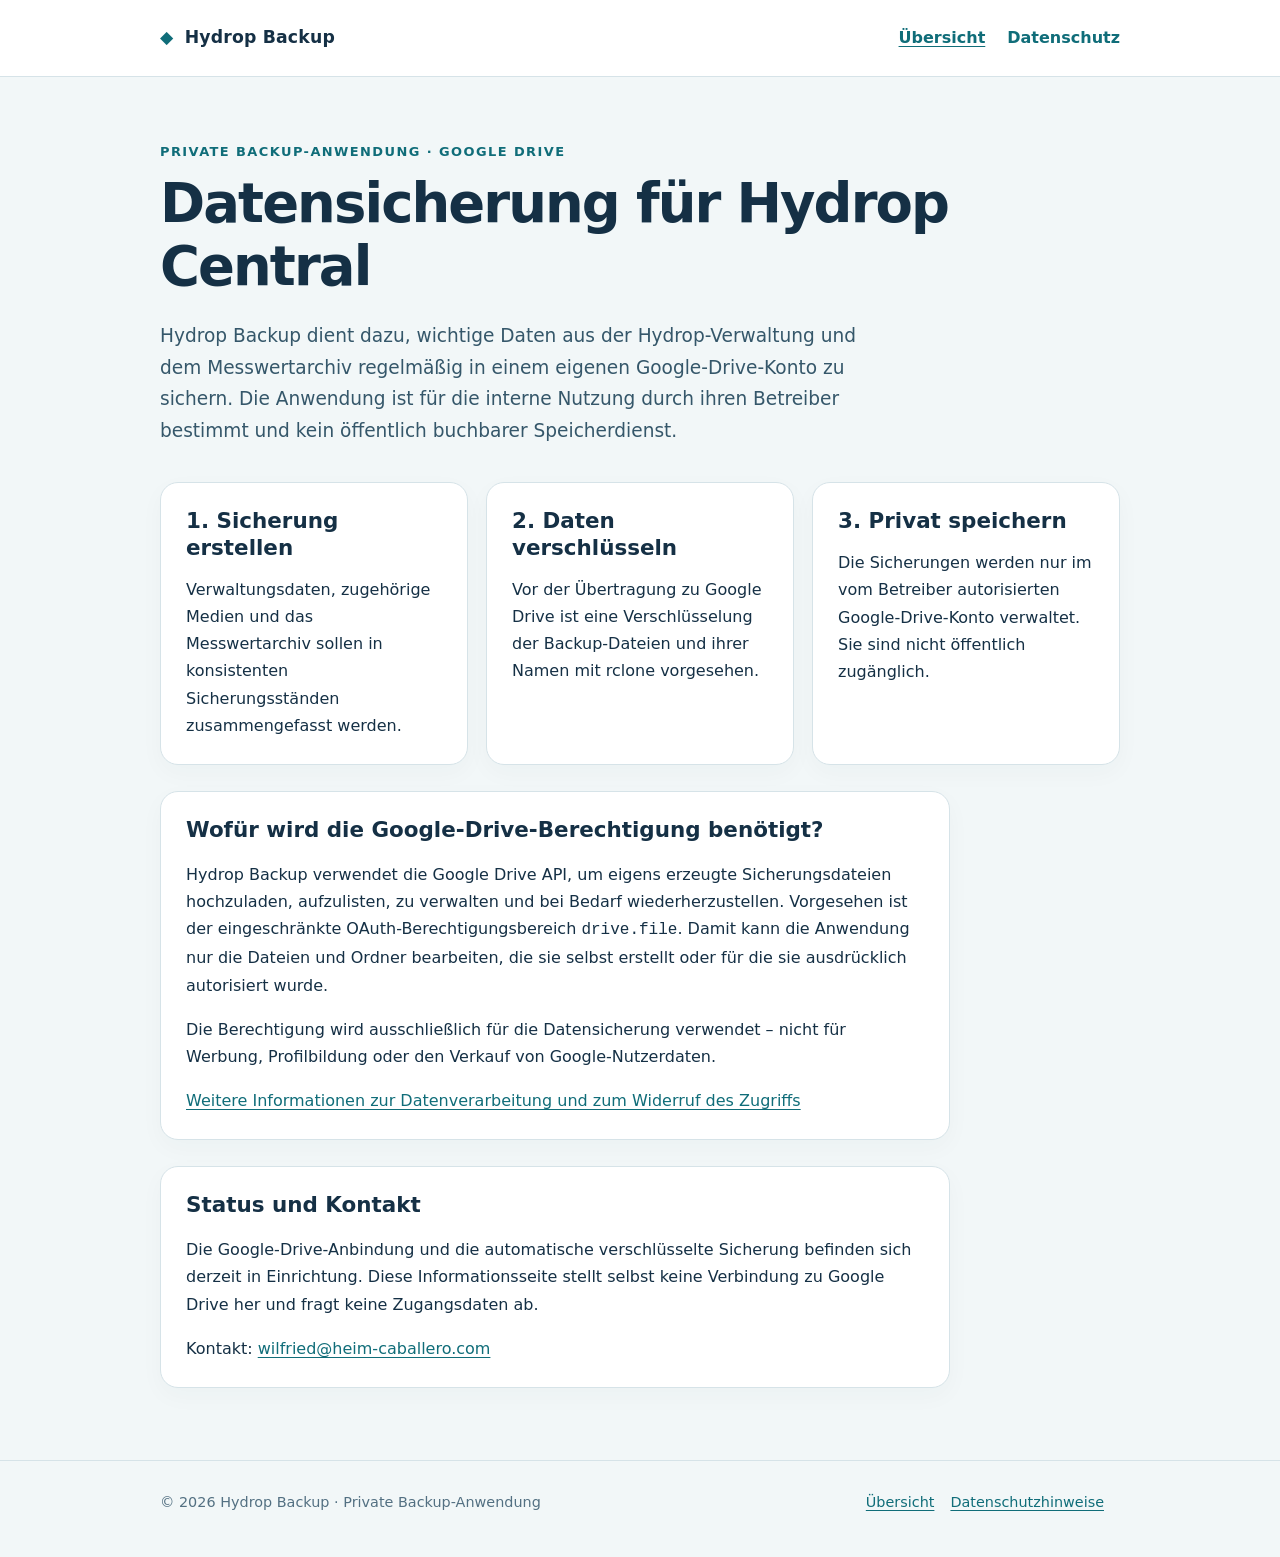
<file: index.html>
<!doctype html>
<html lang="de">
<head>
<meta charset="utf-8">
<meta name="viewport" content="width=device-width,initial-scale=1">
<meta name="description" content="Hydrop Backup ist eine private Anwendung zur Sicherung von Hydrop-Verwaltungsdaten in Google Drive.">
<meta name="robots" content="index,follow">
<title>Hydrop Backup – Sicherung von Hydrop-Daten</title>
<link rel="canonical" href="https://backup.heim-caballero.com/">
<link rel="stylesheet" href="/style.css">
</head>
<body>
<header><div class="wrap nav"><a class="brand" href="/"><span class="drop" aria-hidden="true">◆</span>Hydrop Backup</a><nav aria-label="Hauptnavigation"><a href="/" aria-current="page">Übersicht</a><a href="/datenschutz.html">Datenschutz</a></nav></div></header>
<main class="wrap">
  <section class="hero">
    <p class="eyebrow">Private Backup-Anwendung · Google Drive</p>
    <h1>Datensicherung für Hydrop Central</h1>
    <p class="lead">Hydrop Backup dient dazu, wichtige Daten aus der Hydrop-Verwaltung und dem Messwertarchiv regelmäßig in einem eigenen Google-Drive-Konto zu sichern. Die Anwendung ist für die interne Nutzung durch ihren Betreiber bestimmt und kein öffentlich buchbarer Speicherdienst.</p>
  </section>
  <div class="grid" aria-label="Funktionsweise">
    <section class="card"><h2>1. Sicherung erstellen</h2><p>Verwaltungsdaten, zugehörige Medien und das Messwertarchiv sollen in konsistenten Sicherungsständen zusammengefasst werden.</p></section>
    <section class="card"><h2>2. Daten verschlüsseln</h2><p>Vor der Übertragung zu Google Drive ist eine Verschlüsselung der Backup-Dateien und ihrer Namen mit rclone vorgesehen.</p></section>
    <section class="card"><h2>3. Privat speichern</h2><p>Die Sicherungen werden nur im vom Betreiber autorisierten Google-Drive-Konto verwaltet. Sie sind nicht öffentlich zugänglich.</p></section>
  </div>
  <section class="card section wide">
    <h2>Wofür wird die Google-Drive-Berechtigung benötigt?</h2>
    <p>Hydrop Backup verwendet die Google Drive API, um eigens erzeugte Sicherungsdateien hochzuladen, aufzulisten, zu verwalten und bei Bedarf wiederherzustellen. Vorgesehen ist der eingeschränkte OAuth-Berechtigungsbereich <code>drive.file</code>. Damit kann die Anwendung nur die Dateien und Ordner bearbeiten, die sie selbst erstellt oder für die sie ausdrücklich autorisiert wurde.</p>
    <p>Die Berechtigung wird ausschließlich für die Datensicherung verwendet – nicht für Werbung, Profilbildung oder den Verkauf von Google-Nutzerdaten.</p>
    <p><a href="/datenschutz.html">Weitere Informationen zur Datenverarbeitung und zum Widerruf des Zugriffs</a></p>
  </section>
  <section class="card section wide">
    <h2>Status und Kontakt</h2>
    <p>Die Google-Drive-Anbindung und die automatische verschlüsselte Sicherung befinden sich derzeit in Einrichtung. Diese Informationsseite stellt selbst keine Verbindung zu Google Drive her und fragt keine Zugangsdaten ab.</p>
    <p>Kontakt: <a href="mailto:wilfried@heim-caballero.com">wilfried@heim-caballero.com</a></p>
  </section>
</main>
<footer><div class="wrap"><span>© 2026 Hydrop Backup · Private Backup-Anwendung</span><span><a href="/">Übersicht</a><a href="/datenschutz.html">Datenschutzhinweise</a></span></div></footer>
</body></html>
</file>
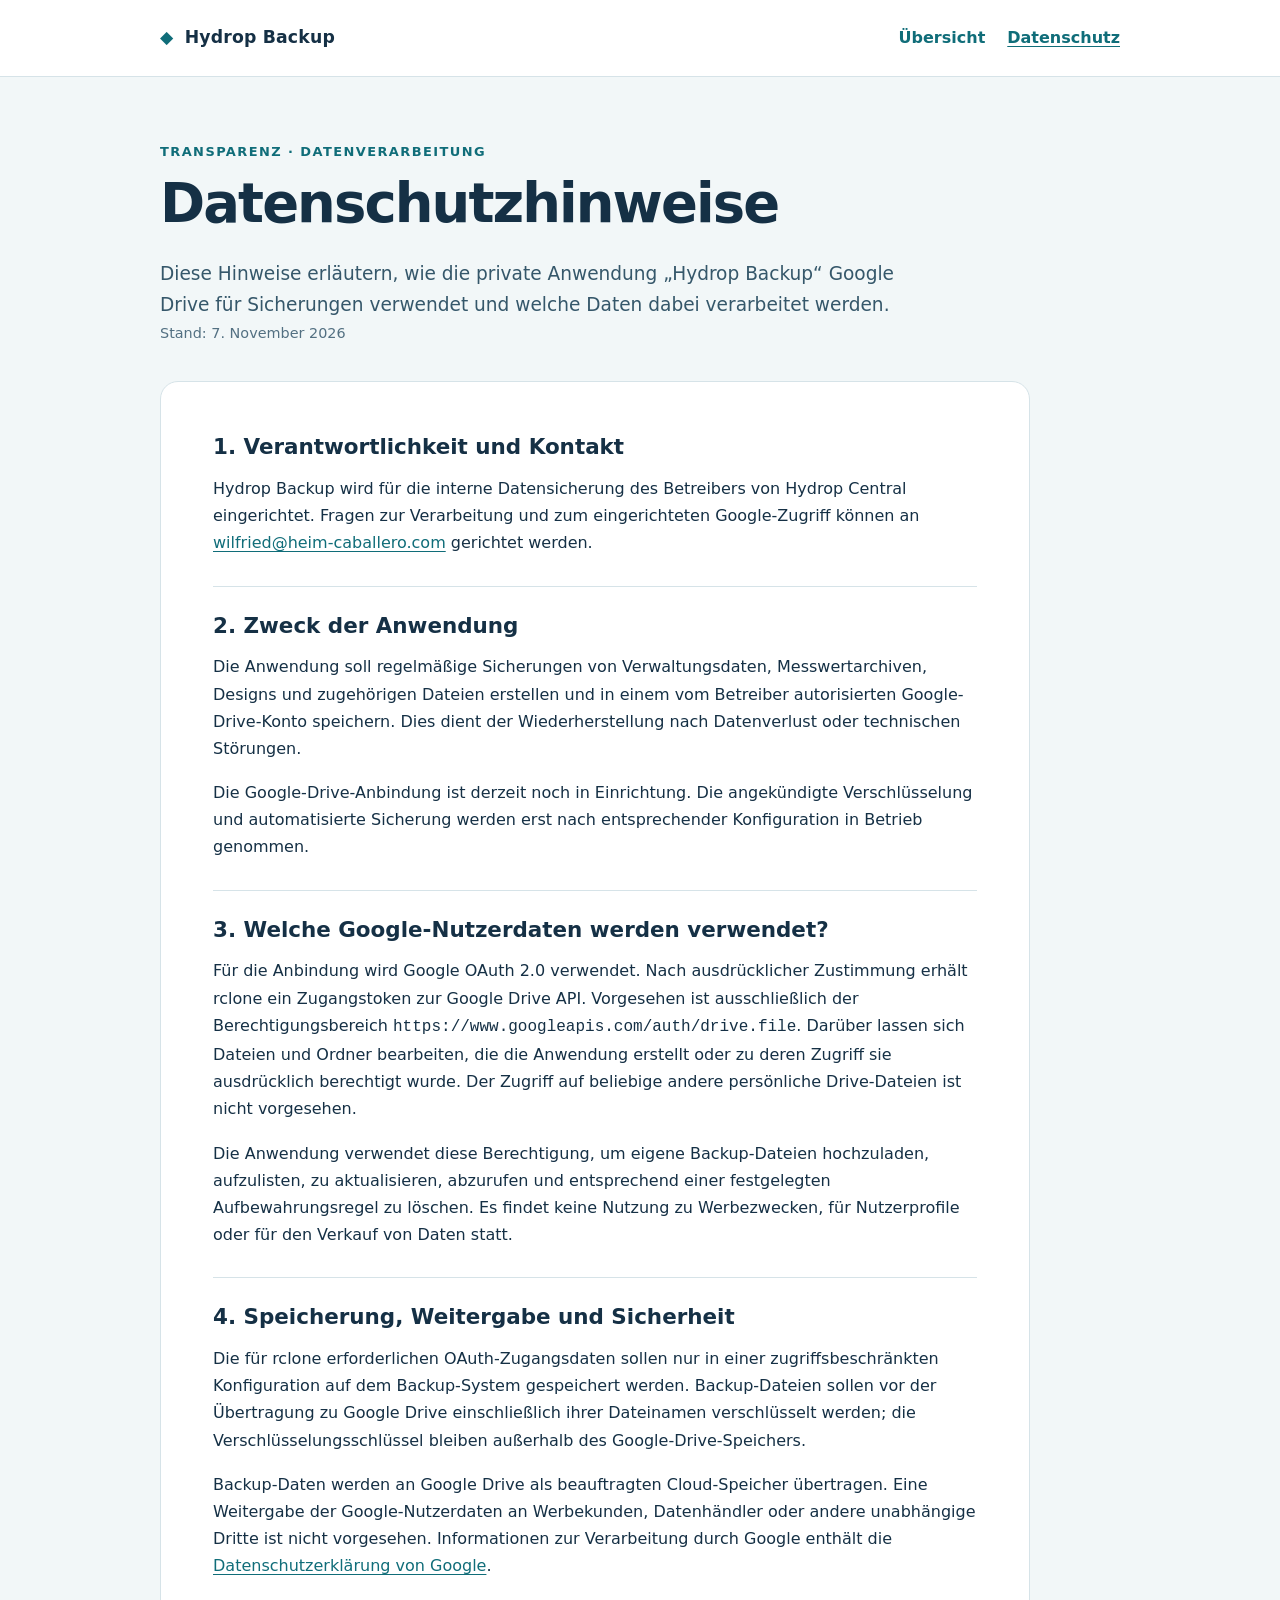
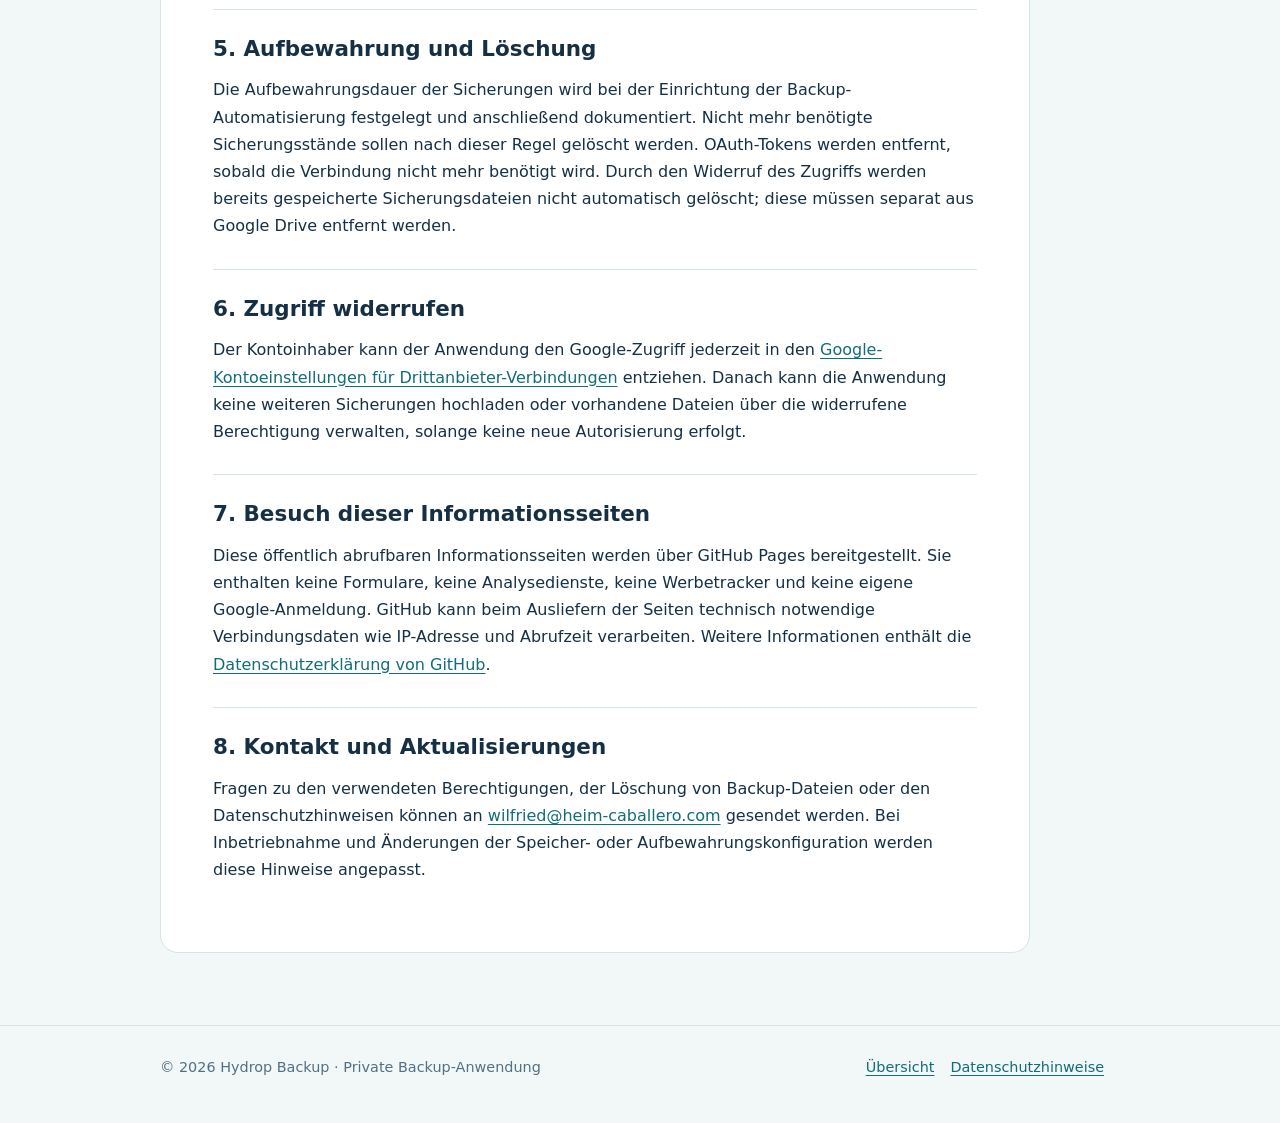
<file: datenschutz.html>
<!doctype html>
<html lang="de">
<head>
<meta charset="utf-8">
<meta name="viewport" content="width=device-width,initial-scale=1">
<meta name="description" content="Datenschutzhinweise zur privaten OAuth-Anwendung Hydrop Backup und zur Nutzung der Google Drive API.">
<meta name="robots" content="index,follow">
<title>Datenschutz – Hydrop Backup</title>
<link rel="canonical" href="https://backup.heim-caballero.com/datenschutz.html">
<link rel="stylesheet" href="/style.css">
</head>
<body>
<header><div class="wrap nav"><a class="brand" href="/"><span class="drop" aria-hidden="true">◆</span>Hydrop Backup</a><nav aria-label="Hauptnavigation"><a href="/">Übersicht</a><a href="/datenschutz.html" aria-current="page">Datenschutz</a></nav></div></header>
<main class="wrap">
 <section class="hero"><p class="eyebrow">Transparenz · Datenverarbeitung</p><h1>Datenschutzhinweise</h1><p class="lead">Diese Hinweise erläutern, wie die private Anwendung „Hydrop Backup“ Google Drive für Sicherungen verwendet und welche Daten dabei verarbeitet werden.</p><p class="small">Stand: 7. November 2026</p></section>
 <article class="prose">
  <section><h2>1. Verantwortlichkeit und Kontakt</h2><p>Hydrop Backup wird für die interne Datensicherung des Betreibers von Hydrop Central eingerichtet. Fragen zur Verarbeitung und zum eingerichteten Google-Zugriff können an <a href="mailto:wilfried@heim-caballero.com">wilfried@heim-caballero.com</a> gerichtet werden.</p></section>
  <section><h2>2. Zweck der Anwendung</h2><p>Die Anwendung soll regelmäßige Sicherungen von Verwaltungsdaten, Messwertarchiven, Designs und zugehörigen Dateien erstellen und in einem vom Betreiber autorisierten Google-Drive-Konto speichern. Dies dient der Wiederherstellung nach Datenverlust oder technischen Störungen.</p><p>Die Google-Drive-Anbindung ist derzeit noch in Einrichtung. Die angekündigte Verschlüsselung und automatisierte Sicherung werden erst nach entsprechender Konfiguration in Betrieb genommen.</p></section>
  <section><h2>3. Welche Google-Nutzerdaten werden verwendet?</h2><p>Für die Anbindung wird Google OAuth 2.0 verwendet. Nach ausdrücklicher Zustimmung erhält rclone ein Zugangstoken zur Google Drive API. Vorgesehen ist ausschließlich der Berechtigungsbereich <code>https://www.googleapis.com/auth/drive.file</code>. Darüber lassen sich Dateien und Ordner bearbeiten, die die Anwendung erstellt oder zu deren Zugriff sie ausdrücklich berechtigt wurde. Der Zugriff auf beliebige andere persönliche Drive-Dateien ist nicht vorgesehen.</p><p>Die Anwendung verwendet diese Berechtigung, um eigene Backup-Dateien hochzuladen, aufzulisten, zu aktualisieren, abzurufen und entsprechend einer festgelegten Aufbewahrungsregel zu löschen. Es findet keine Nutzung zu Werbezwecken, für Nutzerprofile oder für den Verkauf von Daten statt.</p></section>
  <section><h2>4. Speicherung, Weitergabe und Sicherheit</h2><p>Die für rclone erforderlichen OAuth-Zugangsdaten sollen nur in einer zugriffsbeschränkten Konfiguration auf dem Backup-System gespeichert werden. Backup-Dateien sollen vor der Übertragung zu Google Drive einschließlich ihrer Dateinamen verschlüsselt werden; die Verschlüsselungsschlüssel bleiben außerhalb des Google-Drive-Speichers.</p><p>Backup-Daten werden an Google Drive als beauftragten Cloud-Speicher übertragen. Eine Weitergabe der Google-Nutzerdaten an Werbekunden, Datenhändler oder andere unabhängige Dritte ist nicht vorgesehen. Informationen zur Verarbeitung durch Google enthält die <a href="https://policies.google.com/privacy" rel="noopener noreferrer">Datenschutzerklärung von Google</a>.</p></section>
  <section><h2>5. Aufbewahrung und Löschung</h2><p>Die Aufbewahrungsdauer der Sicherungen wird bei der Einrichtung der Backup-Automatisierung festgelegt und anschließend dokumentiert. Nicht mehr benötigte Sicherungsstände sollen nach dieser Regel gelöscht werden. OAuth-Tokens werden entfernt, sobald die Verbindung nicht mehr benötigt wird. Durch den Widerruf des Zugriffs werden bereits gespeicherte Sicherungsdateien nicht automatisch gelöscht; diese müssen separat aus Google Drive entfernt werden.</p></section>
  <section><h2>6. Zugriff widerrufen</h2><p>Der Kontoinhaber kann der Anwendung den Google-Zugriff jederzeit in den <a href="https://myaccount.google.com/connections" rel="noopener noreferrer">Google-Kontoeinstellungen für Drittanbieter-Verbindungen</a> entziehen. Danach kann die Anwendung keine weiteren Sicherungen hochladen oder vorhandene Dateien über die widerrufene Berechtigung verwalten, solange keine neue Autorisierung erfolgt.</p></section>
  <section><h2>7. Besuch dieser Informationsseiten</h2><p>Diese öffentlich abrufbaren Informationsseiten werden über GitHub Pages bereitgestellt. Sie enthalten keine Formulare, keine Analysedienste, keine Werbetracker und keine eigene Google-Anmeldung. GitHub kann beim Ausliefern der Seiten technisch notwendige Verbindungsdaten wie IP-Adresse und Abrufzeit verarbeiten. Weitere Informationen enthält die <a href="https://docs.github.com/en/site-policy/privacy-policies/github-general-privacy-statement" rel="noopener noreferrer">Datenschutzerklärung von GitHub</a>.</p></section>
  <section><h2>8. Kontakt und Aktualisierungen</h2><p>Fragen zu den verwendeten Berechtigungen, der Löschung von Backup-Dateien oder den Datenschutzhinweisen können an <a href="mailto:wilfried@heim-caballero.com">wilfried@heim-caballero.com</a> gesendet werden. Bei Inbetriebnahme und Änderungen der Speicher- oder Aufbewahrungskonfiguration werden diese Hinweise angepasst.</p></section>
 </article>
</main>
<footer><div class="wrap"><span>© 2026 Hydrop Backup · Private Backup-Anwendung</span><span><a href="/">Übersicht</a><a href="/datenschutz.html">Datenschutzhinweise</a></span></div></footer>
</body></html>
</file>
<file: style.css>
:root{color-scheme:light;--ink:#153045;--muted:#537082;--bg:#f2f7f8;--card:#fff;--line:#d6e3e8;--a:#106d79}
*{box-sizing:border-box}html{scroll-behavior:smooth}body{margin:0;font:16px/1.7 system-ui,-apple-system,BlinkMacSystemFont,"Segoe UI",sans-serif;background:var(--bg);color:var(--ink)}
.wrap{width:min(960px,calc(100% - 40px));margin:auto}header{border-bottom:1px solid var(--line);background:#fff}.nav{min-height:76px;display:flex;justify-content:space-between;align-items:center;gap:20px}.brand{font-weight:750;font-size:1.08rem;letter-spacing:.01em;color:var(--ink);text-decoration:none}.brand .drop{display:inline-block;margin-right:.65em;color:var(--a)}nav{display:flex;gap:22px;flex-wrap:wrap}a{color:var(--a);text-underline-offset:3px}nav a{font-weight:600;text-decoration:none}nav a[aria-current="page"]{text-decoration:underline}
main{padding:64px 0 72px}.eyebrow{font-size:.81rem;letter-spacing:.11em;text-transform:uppercase;font-weight:800;color:var(--a);margin:0 0 10px}h1{font-size:clamp(2.1rem,5vw,3.4rem);line-height:1.15;letter-spacing:-.035em;margin:0 0 22px}h2{font-size:1.34rem;line-height:1.25;margin:0 0 14px}h3{font-size:1.05rem;line-height:1.4;margin:0 0 7px}p{margin:0 0 17px}ul{padding-left:20px}li+li{margin-top:8px}
.lead{font-size:1.16rem;line-height:1.7;color:#35576a;max-width:735px}.hero{margin-bottom:36px}.hero .lead{margin-bottom:0}.grid{display:grid;grid-template-columns:repeat(3,minmax(0,1fr));gap:18px}.card{background:var(--card);border:1px solid var(--line);border-radius:18px;padding:25px;box-shadow:0 8px 25px rgba(15,50,64,.03)}.card p:last-child{margin-bottom:0}.section{margin-top:26px}.section h2{margin-bottom:17px}.wide{max-width:790px}.prose{background:var(--card);border:1px solid var(--line);padding:clamp(24px,5vw,52px);border-radius:18px;max-width:870px}.prose section+section{margin-top:29px;padding-top:26px;border-top:1px solid var(--line)}
.note{border-left:3px solid var(--a);padding:12px 20px;background:#e7f3f4;border-radius:0 10px 10px 0;color:#254958}.small{font-size:.9rem;color:var(--muted)}footer{padding:29px 0 45px;border-top:1px solid var(--line);font-size:.9rem;color:var(--muted)}footer .wrap{display:flex;flex-wrap:wrap;justify-content:space-between;gap:12px}footer a{margin-right:16px}
@media(max-width:700px){.nav{align-items:flex-start;flex-direction:column;padding:18px 0;gap:8px}main{padding:42px 0 52px}.grid{grid-template-columns:1fr}.card{padding:22px}}
</file>
